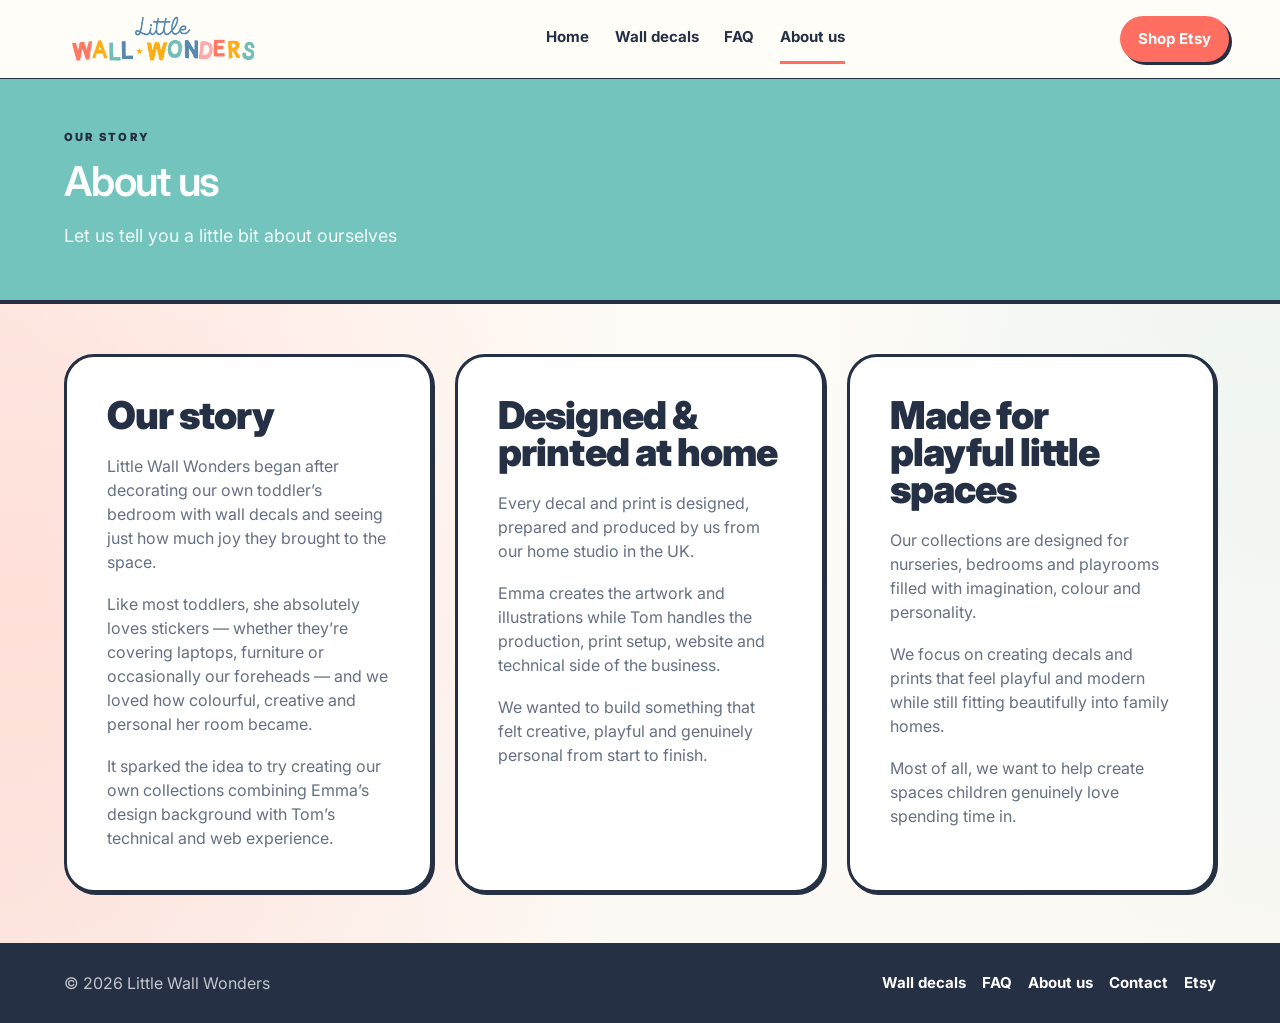
<file: about.html>
<!doctype html>
<html lang="en">
  <head>
    <meta charset="utf-8" />
    <meta name="viewport" content="width=device-width, initial-scale=1" />
    <title>About Us | Little Wall Wonders</title>
    <meta
      name="description"
      content="Meet Little Wall Wonders, a UK family-run wall decal and print shop creating colourful designs for nurseries, bedrooms and playrooms."
    />
    <meta name="robots" content="index,follow,max-image-preview:large" />
    <meta name="theme-color" content="#72c4bd" />
    <link rel="canonical" href="https://littlewallwonders.co.uk/about.html" />
    <link rel="preconnect" href="https://fonts.googleapis.com" />
    <link rel="preconnect" href="https://fonts.gstatic.com" crossorigin />
    <link
      href="https://fonts.googleapis.com/css2?family=Inter:wght@400;500;600;700;800;900&display=swap"
      rel="stylesheet"
    />
    <link rel="stylesheet" href="styles.css" />

    <link rel="icon" type="image/png" href="/favicon/favicon-96x96.png" sizes="96x96" />
    <link rel="icon" type="image/svg+xml" href="/favicon/favicon.svg" />
    <link rel="shortcut icon" href="/favicon/favicon.ico" />
    <link rel="apple-touch-icon" sizes="180x180" href="/favicon/apple-touch-icon.png" />
    <link rel="manifest" href="/favicon/site.webmanifest" />

  </head>
  <body>
    <header class="site-header">
      <a class="brand" href="index.html" aria-label="Little Wall Wonders home">
        <span class="brand-logo" role="img" aria-label="Little Wall Wonders logo"></span>
      </a>
      <nav class="nav" aria-label="Main navigation">
        <a href="index.html">Home</a>
        <a href="wall-decals.html">Wall decals</a>
        <!-- <a class="nav-highlight" href="wall-decals.html">Wall decals</a> -->
        <!-- <a class="nav-highlight" href="prints.html">Prints</a>        -->
        <a href="FAQ.html">FAQ</a>
        <a href="about.html" aria-current="page">About us</a>
      </nav>
      <a class="header-cta" href="https://www.etsy.com/uk/shop/littlewallwondersuk" target="_blank" rel="noreferrer">
        Shop Etsy
      </a>
    </header>

    <main>
      <section class="page-hero about-hero">
        <p class="eyebrow">Our story</p>

        <h1>About us</h1>
        <p>Let us tell you a little bit about ourselves</p>
      </section>


      <section class="section about-grid">

        <article class="about-card">
          <h2>Our story</h2>

          <p>
            Little Wall Wonders began after decorating our own toddler’s bedroom with wall decals and seeing just how much joy they brought to the space.
          </p>

          <p>
            Like most toddlers, she absolutely loves stickers — whether they’re covering laptops, furniture or occasionally our foreheads — and we loved how colourful, creative and personal her room became.
          </p>

          <p>
            It sparked the idea to try creating our own collections combining Emma’s design background with Tom’s technical and web experience.
          </p>
        </article>

        <article class="about-card">
          <h2>Designed & printed at home</h2>

          <p>
            Every decal and print is designed, prepared and produced by us from our home studio in the UK.
          </p>

          <p>
            Emma creates the artwork and illustrations while Tom handles the production, print setup, website and technical side of the business.
          </p>

          <p>
            We wanted to build something that felt creative, playful and genuinely personal from start to finish.
          </p>
        </article>

        <article class="about-card">
          <h2>Made for playful little spaces</h2>

          <p>
            Our collections are designed for nurseries, bedrooms and playrooms filled with imagination, colour and personality.
          </p>

          <p>
            We focus on creating decals and prints that feel playful and modern while still fitting beautifully into family homes.
          </p>

          <p>
            Most of all, we want to help create spaces children genuinely love spending time in.
          </p>
        </article>

      </section>
    </main>

    <footer class="site-footer">
      <p>&copy; <span data-year></span> Little Wall Wonders</p>
      <nav aria-label="Footer navigation">
        <a href="wall-decals.html">Wall decals</a>
        <!-- <a href="prints.html">Prints</a> -->
        <a href="FAQ.html">FAQ</a>
        <a href="about.html">About us</a>
        <a href="contact.html">Contact</a>
        <a href="https://www.etsy.com/uk/shop/littlewallwondersuk" target="_blank" rel="noreferrer">Etsy</a>
      </nav>
    </footer>

    <script src="script.js"></script>
  </body>
</html>
</file>
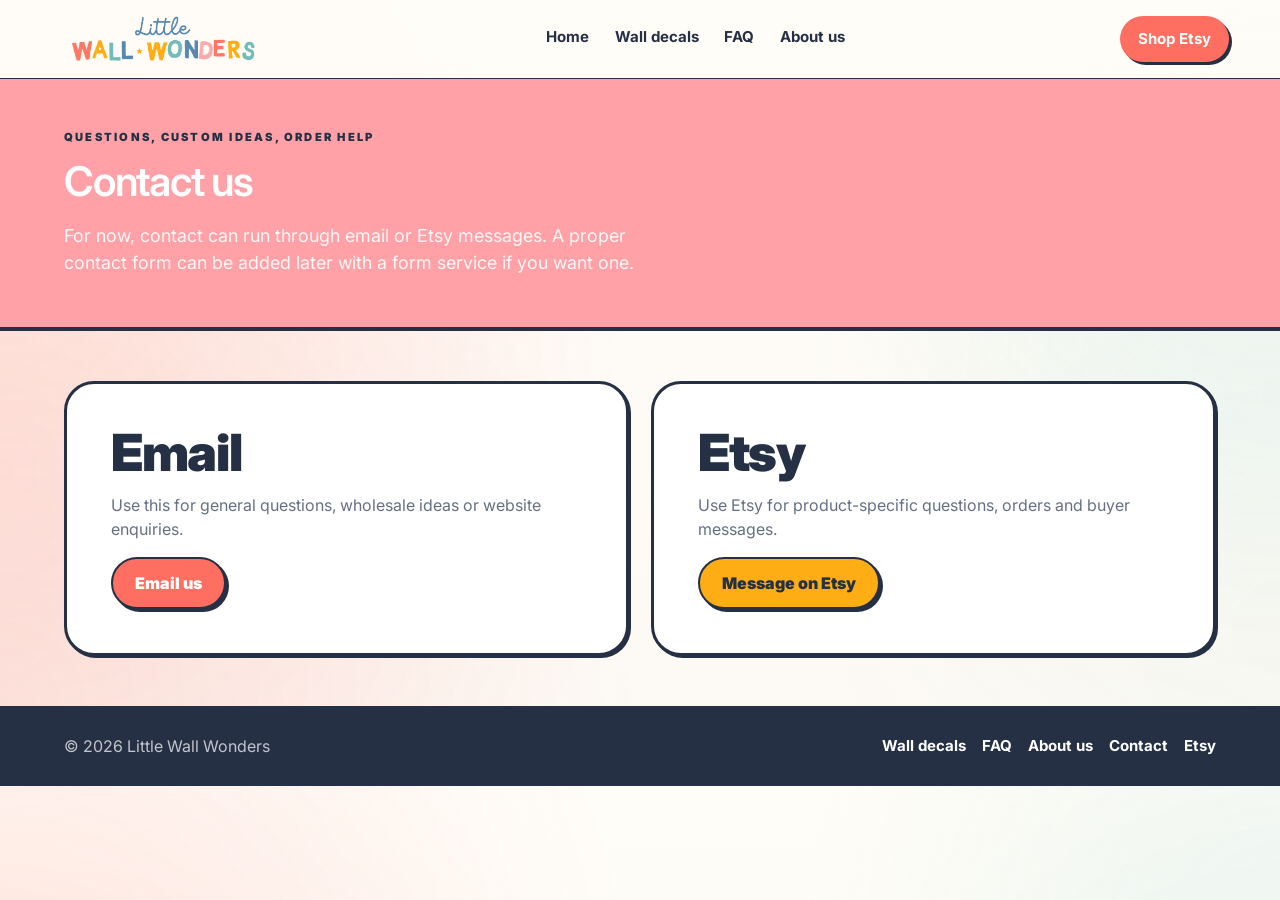
<file: contact.html>
<!doctype html>
<html lang="en">
  <head>
    <meta charset="utf-8" />
    <meta name="viewport" content="width=device-width, initial-scale=1" />
    <title>Contact | Little Wall Wonders</title>
    <meta
      name="description"
      content="Contact Little Wall Wonders about wall decals, prints, orders and custom enquiries."
    />
    <meta name="robots" content="index,follow,max-image-preview:large" />
    <meta name="theme-color" content="#5c8fb8" />
    <link rel="canonical" href="https://littlewallwonders.co.uk/contact.html" />
    <link rel="preconnect" href="https://fonts.googleapis.com" />
    <link rel="preconnect" href="https://fonts.gstatic.com" crossorigin />
    <link
      href="https://fonts.googleapis.com/css2?family=Inter:wght@400;500;600;700;800;900&display=swap"
      rel="stylesheet"
    />
    <link rel="stylesheet" href="styles.css" />


    <link rel="icon" type="image/png" href="/favicon/favicon-96x96.png" sizes="96x96" />
    <link rel="icon" type="image/svg+xml" href="/favicon/favicon.svg" />
    <link rel="shortcut icon" href="/favicon/favicon.ico" />
    <link rel="apple-touch-icon" sizes="180x180" href="/favicon/apple-touch-icon.png" />
    <link rel="manifest" href="/favicon/site.webmanifest" />

  </head>
  <body>
    <header class="site-header">
      <a class="brand" href="index.html" aria-label="Little Wall Wonders home">
        <span class="brand-logo" role="img" aria-label="Little Wall Wonders logo"></span>
      </a>
      <nav class="nav" aria-label="Main navigation">
        <a href="index.html">Home</a>
        <a href="wall-decals.html">Wall decals</a>
        <!-- <a class="nav-highlight" href="wall-decals.html">Wall decals</a> -->
        <!-- <a class="nav-highlight" href="prints.html">Prints</a>        -->
        <a href="FAQ.html">FAQ</a>
        <a href="about.html" >About us</a>
      </nav>
      <a class="header-cta" href="https://www.etsy.com/uk/shop/littlewallwondersuk" target="_blank" rel="noreferrer">
        Shop Etsy
      </a>
    </header>

    <main>
      <section class="page-hero contact-hero">
        <p class="eyebrow">Questions, custom ideas, order help</p>
        <h1>Contact us</h1>
        <p>
          For now, contact can run through email or Etsy messages. A proper contact form can be added later
          with a form service if you want one.
        </p>
      </section>

      <section class="section contact-grid">
        <article>
          <h2>Email</h2>
          <p>Use this for general questions, wholesale ideas or website enquiries.</p>
          <a class="button primary" href="mailto:hello@littlewallwonders.co.uk">Email us</a>
        </article>
        <article>
          <h2>Etsy</h2>
          <p>Use Etsy for product-specific questions, orders and buyer messages.</p>
          <a class="button secondary" href="https://www.etsy.com/uk/shop/littlewallwondersuk" target="_blank" rel="noreferrer">
            Message on Etsy
          </a>
        </article>
      </section>
    </main>

    <footer class="site-footer">
      <p>&copy; <span data-year></span> Little Wall Wonders</p>
      <nav aria-label="Footer navigation">
        <a href="wall-decals.html">Wall decals</a>
        <!-- <a href="prints.html">Prints</a> -->
        <a href="FAQ.html">FAQ</a>
        <a href="about.html">About us</a>
        <a href="contact.html">Contact</a>
        <a href="https://www.etsy.com/uk/shop/littlewallwondersuk" target="_blank" rel="noreferrer">Etsy</a>
      </nav>
    </footer>

    <script src="script.js"></script>
  </body>
</html>
</file>
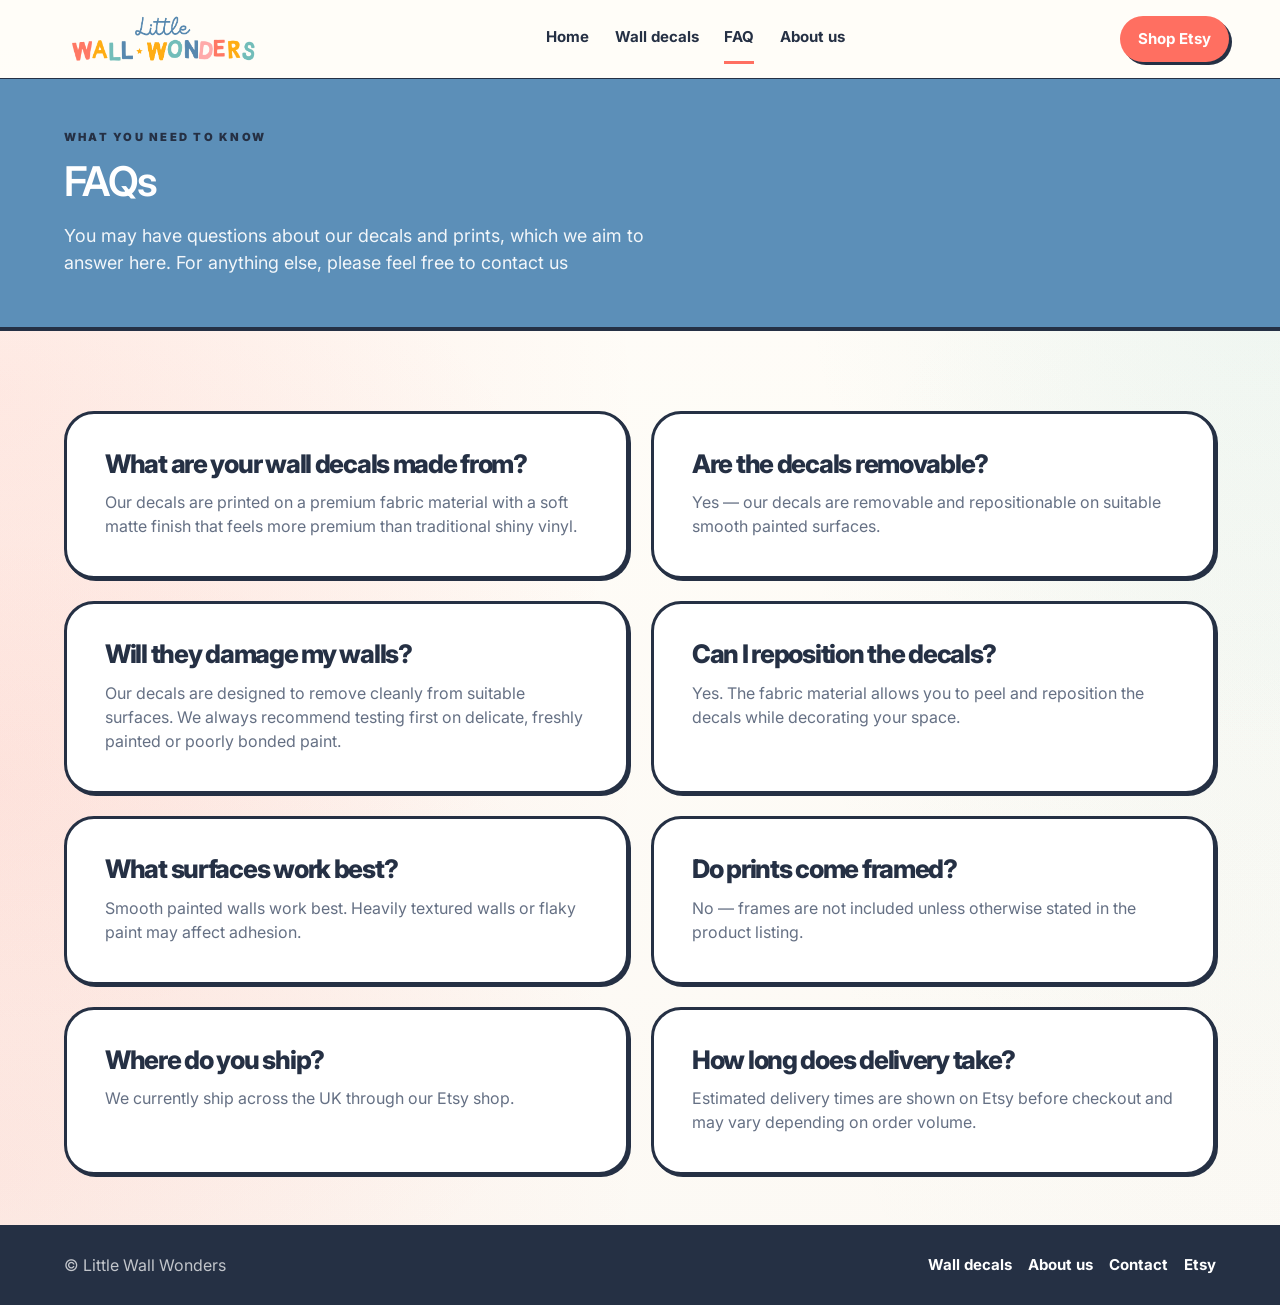
<file: FAQ.html>
<!doctype html>
<html lang="en">
  <head>
    <meta charset="utf-8" />
    <meta name="viewport" content="width=device-width, initial-scale=1" />
    <title>FAQ | Children's Wall Stickers & Fabric Decals | Little Wall Wonders</title>
    <meta
      name="description"
      content="Find answers about Little Wall Wonders children's wall stickers, high-quality fabric wall decals, removable stickers, repositioning, wall safety, prints and shipping."
    />
    <meta name="robots" content="index,follow,max-image-preview:large" />
    <meta name="theme-color" content="#ff6f61" />
    <link rel="canonical" href="https://littlewallwonders.co.uk/FAQ.html" />
    <link rel="preconnect" href="https://fonts.googleapis.com" />
    <link rel="preconnect" href="https://fonts.gstatic.com" crossorigin />
    <link
      href="https://fonts.googleapis.com/css2?family=Inter:wght@400;500;600;700;800;900&display=swap"
      rel="stylesheet"
    />
    <script type="application/ld+json">
      {
        "@context": "https://schema.org",
        "@type": "FAQPage",
        "mainEntity": [
          {
            "@type": "Question",
            "name": "What are your wall decals made from?",
            "acceptedAnswer": {
              "@type": "Answer",
              "text": "Our decals are printed on a premium fabric material with a soft matte finish that feels more premium than traditional shiny vinyl."
            }
          },
          {
            "@type": "Question",
            "name": "Are the decals removable?",
            "acceptedAnswer": {
              "@type": "Answer",
              "text": "Yes, our decals are removable and repositionable on suitable smooth painted surfaces."
            }
          },
          {
            "@type": "Question",
            "name": "Will they damage my walls?",
            "acceptedAnswer": {
              "@type": "Answer",
              "text": "Our decals are designed to remove cleanly from suitable surfaces. We always recommend testing first on delicate, freshly painted or poorly bonded paint."
            }
          },
          {
            "@type": "Question",
            "name": "Can I reposition the decals?",
            "acceptedAnswer": {
              "@type": "Answer",
              "text": "Yes. The fabric material allows you to peel and reposition the decals while decorating your space."
            }
          },
          {
            "@type": "Question",
            "name": "What surfaces work best?",
            "acceptedAnswer": {
              "@type": "Answer",
              "text": "Smooth painted walls work best. Heavily textured walls or flaky paint may affect adhesion."
            }
          },
          {
            "@type": "Question",
            "name": "Do prints come framed?",
            "acceptedAnswer": {
              "@type": "Answer",
              "text": "No, frames are not included unless otherwise stated in the product listing."
            }
          },
          {
            "@type": "Question",
            "name": "Where do you ship?",
            "acceptedAnswer": {
              "@type": "Answer",
              "text": "We currently ship across the UK through our Etsy shop."
            }
          },
          {
            "@type": "Question",
            "name": "How long does delivery take?",
            "acceptedAnswer": {
              "@type": "Answer",
              "text": "Estimated delivery times are shown on Etsy before checkout and may vary depending on order volume."
            }
          }
        ]
      }
    </script>
    <link rel="stylesheet" href="styles.css" />

    <link rel="icon" type="image/png" href="/favicon/favicon-96x96.png" sizes="96x96" />
    <link rel="icon" type="image/svg+xml" href="/favicon/favicon.svg" />
    <link rel="shortcut icon" href="/favicon/favicon.ico" />
    <link rel="apple-touch-icon" sizes="180x180" href="/favicon/apple-touch-icon.png" />
    <link rel="manifest" href="/favicon/site.webmanifest" />

  </head>
  <body>
    <header class="site-header">
      <a class="brand" href="index.html" aria-label="Little Wall Wonders home">
        <span class="brand-logo" role="img" aria-label="Little Wall Wonders logo"></span>
      </a>
      <nav class="nav" aria-label="Main navigation">
        <a href="index.html">Home</a>
        <a href="wall-decals.html">Wall decals</a>
        <!-- <a class="nav-highlight" href="wall-decals.html">Wall decals</a> -->
        <!-- <a class="nav-highlight" href="prints.html" >Prints</a>        -->
        <a href="FAQ.html" aria-current="page">FAQ</a>
        <a href="about.html">About us</a>
        
      </nav>
      <a class="header-cta" href="https://www.etsy.com/uk/shop/littlewallwondersuk" target="_blank" rel="noreferrer">
        Shop Etsy
      </a>

      

    </header>


    <main>
      <section class="page-hero faq-hero">
        <p class="eyebrow">What you need to know</p>
        <h1>FAQs</h1>
        <p>You may have questions about our decals and prints, which we aim to answer here. For anything else, please feel free to contact us</p>
      </section>


      <section class="section faq-section">
        <div class="faq-grid">

          <article class="faq-card">
            <h3>What are your wall decals made from?</h3>
            <p>
              Our decals are printed on a premium fabric material with a soft matte finish that feels more premium than traditional shiny vinyl.
            </p>
          </article>

          <article class="faq-card">
            <h3>Are the decals removable?</h3>
            <p>
              Yes — our decals are removable and repositionable on suitable smooth painted surfaces.
            </p>
          </article>

          <article class="faq-card">
            <h3>Will they damage my walls?</h3>
            <p>
              Our decals are designed to remove cleanly from suitable surfaces. We always recommend testing first on delicate, freshly painted or poorly bonded paint.
            </p>
          </article>

          <article class="faq-card">
            <h3>Can I reposition the decals?</h3>
            <p>
              Yes. The fabric material allows you to peel and reposition the decals while decorating your space.
            </p>
          </article>

          <article class="faq-card">
            <h3>What surfaces work best?</h3>
            <p>
              Smooth painted walls work best. Heavily textured walls or flaky paint may affect adhesion.
            </p>
          </article>

          <article class="faq-card">
            <h3>Do prints come framed?</h3>
            <p>
              No — frames are not included unless otherwise stated in the product listing.
            </p>
          </article>

          <article class="faq-card">
            <h3>Where do you ship?</h3>
            <p>
              We currently ship across the UK through our Etsy shop.
            </p>
          </article>

          <article class="faq-card">
            <h3>How long does delivery take?</h3>
            <p>
              Estimated delivery times are shown on Etsy before checkout and may vary depending on order volume.
            </p>
          </article>

        </div>
      </section>

      
    </main>
  <footer class="site-footer">
      <p>&copy; <span data-year></span> Little Wall Wonders</p>
      <nav aria-label="Footer navigation">
        <a href="wall-decals.html">Wall decals</a>
        <!-- <a href="prints.html">Prints</a> -->
        <a href="about.html">About us</a>
        <a href="contact.html">Contact</a>
        <a href="https://www.etsy.com/uk/shop/littlewallwondersuk" target="_blank" rel="noreferrer">Etsy</a>
      </nav>
    </footer>
</file>
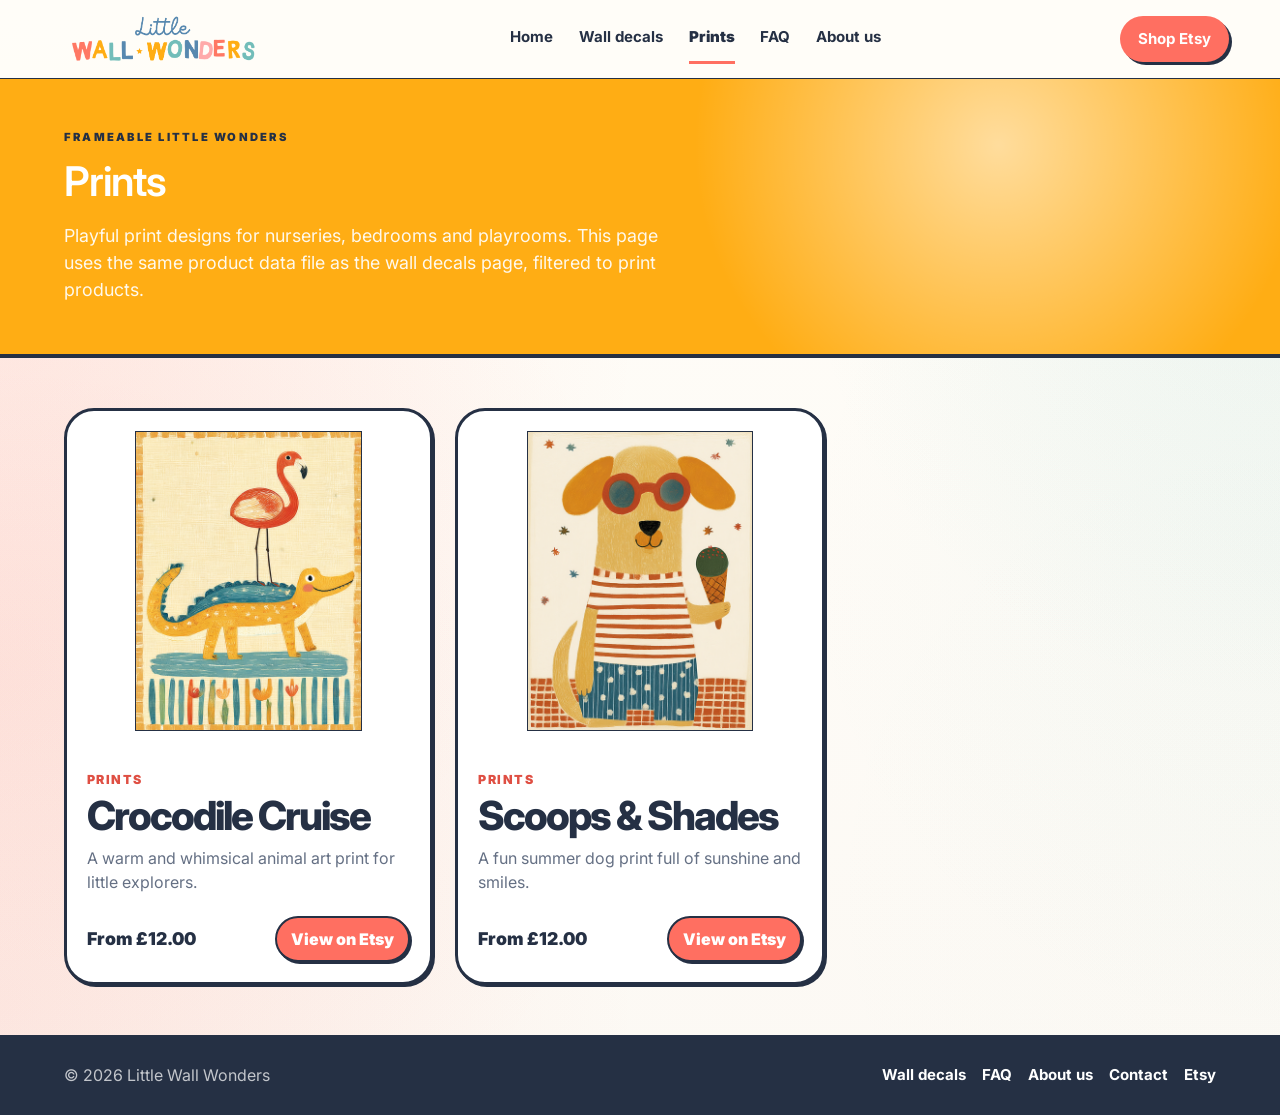
<file: prints.html>
<!doctype html>
<html lang="en">
  <head>
    <meta charset="utf-8" />
    <meta name="viewport" content="width=device-width, initial-scale=1" />
    <title>Children's Nursery Prints UK | Little Wall Wonders</title>
    <meta
      name="description"
      content="Shop playful children's prints from Little Wall Wonders. Bright nursery prints, alphabet art and colourful wall sets for little bedrooms and playrooms."
    />
    <meta name="robots" content="index,follow,max-image-preview:large" />
    <meta name="theme-color" content="#ffad14" />
    <link rel="canonical" href="https://littlewallwonders.co.uk/prints.html" />
    <link rel="preconnect" href="https://fonts.googleapis.com" />
    <link rel="preconnect" href="https://fonts.gstatic.com" crossorigin />
    <link
      href="https://fonts.googleapis.com/css2?family=Inter:wght@400;500;600;700;800;900&display=swap"
      rel="stylesheet"
    />
    <link rel="stylesheet" href="styles.css" />

    <link rel="icon" type="image/png" href="/favicon/favicon-96x96.png" sizes="96x96" />
    <link rel="icon" type="image/svg+xml" href="/favicon/favicon.svg" />
    <link rel="shortcut icon" href="/favicon/favicon.ico" />
    <link rel="apple-touch-icon" sizes="180x180" href="/favicon/apple-touch-icon.png" />
    <link rel="manifest" href="/favicon/site.webmanifest" />

  </head>
  <body>
    <header class="site-header">
      <a class="brand" href="index.html" aria-label="Little Wall Wonders home">
        <span class="brand-logo" role="img" aria-label="Little Wall Wonders logo"></span>
      </a>
      <nav class="nav" aria-label="Main navigation">
        <a href="index.html">Home</a>
        <a href="wall-decals.html">Wall decals</a>
        <!-- <a class="nav-highlight" href="wall-decals.html">Wall decals</a> -->
        <a class="nav-highlight" href="prints.html" aria-current="page">Prints</a>       
        <a href="FAQ.html">FAQ</a>
        <a href="about.html">About us</a>

      </nav>
      <a class="header-cta" href="https://www.etsy.com/uk/shop/littlewallwondersuk" target="_blank" rel="noreferrer">
        Shop Etsy
      </a>
    </header>

    <main>
      <section class="page-hero prints-hero">
        <p class="eyebrow">Frameable little wonders</p>
        <h1>Prints</h1>
        <p>
          Playful print designs for nurseries, bedrooms and playrooms. This page uses the same product data
          file as the wall decals page, filtered to print products.
        </p>
      </section>

      <section class="section">
        <div class="product-grid" data-products data-category="prints"></div>
      </section>
    </main>

    <footer class="site-footer">
      <p>&copy; <span data-year></span> Little Wall Wonders</p>
      <nav aria-label="Footer navigation">
        <a href="wall-decals.html">Wall decals</a>
        <!-- <a href="prints.html">Prints</a> -->
        <a href="FAQ.html">FAQ</a>

        <a href="about.html">About us</a>
        <a href="contact.html">Contact</a>
        <a href="https://www.etsy.com/uk/shop/littlewallwondersuk" target="_blank" rel="noreferrer">Etsy</a>
      </nav>
    </footer>

    <script src="script.js"></script>
  </body>
</html>
</file>
<file: styles.css>
:root {
  --coral: #ff6f61;
  --coral-dark: #df4f43;
  --mustard: #ffad14;
  --teal: #72c4bd;
  --blue: #5c8fb8;
  --pink: #ffa1a7;
  --ink: #253044;
  --muted: #657084;
  --paper: #fcf9f4;
  --sunny: #fff0bf;
  --surface: #ffffff;
  --line: rgba(37, 48, 68, 0.14);
  --shadow: 0 10px 5px rgba(37, 48, 68, 0.16);
  --radius: 30px;
  --main-font: Inter;

}

* {
  box-sizing: border-box;
}

html {
  scroll-behavior: smooth;
}

body {
  background:
    radial-gradient(circle at 0% 30%, rgba(255, 111, 97, 0.1), transparent 40rem),
    radial-gradient(circle at 100% 20%, rgba(114, 196, 189, 0.1), transparent 30rem),
    radial-gradient(circle at 0% 60%, rgba(255, 111, 97, 0.1), transparent 40rem),
    radial-gradient(circle at 100% 50%, rgba(114, 196, 189, 0.05), transparent 30rem), 
    radial-gradient(circle at 0% 90%, rgba(255, 111, 97, 0.1), transparent 40rem),
    radial-gradient(circle at 100% 80%, rgba(114, 196, 189, 0.02), transparent 30rem),    
    linear-gradient(180deg, #fffdf8, var(--paper));
  color: var(--ink);
  font-family: var(--main-font);
  line-height: 1.5;
  margin: 0;
  overflow-x: hidden;
}

a {
  color: inherit;
}

code {
  background: rgba(255, 173, 20, 0.2);
  border-radius: 5px;
  color: var(--ink);
  font-size: 0.92em;
  padding: 0.1em 0.35em;
}

.site-header {
  align-items: center;
  background: rgba(255, 253, 248, 0.94);
  border-bottom: 1px solid var(--ink);
  display: flex;
  gap: 24px;
  justify-content: space-between;
  padding: 10px clamp(18px, 4vw, 58px);
  position: sticky;
  top: 0;
  z-index: 20;
}

.brand {
  align-items: center;
  display: inline-flex;
  flex: 0 0 auto;
  height: 58px;
  text-decoration: none;
  width: 220px;
}


.brand-logo {
  background-image: url("assets/logo/logo.png");
  background-position: center;
  background-repeat: no-repeat;
  background-size: contain;
  height: 100%;
  width: 100%;
}

.nav {
  align-items: center;
  display: flex;
  gap: clamp(12px, 2vw, 28px);
  justify-content: center;
}

.nav a,
.header-cta,
.site-footer a {
  font-size: 0.94rem;
  font-weight: 700;
  text-decoration: none;
}

.nav > a,
.nav-group > a {
  border-bottom: 3px solid transparent;
  color: var(--ink);
  padding: 12px 0;
}

.nav a[aria-current="page"],
.nav a:hover {
  border-color: var(--coral);
}

.nav-group {
  position: relative;
  display: flex;
  align-items: center;  
}

.nav-panel {
  background: var(--surface);
  border: 2px solid var(--ink);
  border-radius: var(--radius);
  box-shadow: 3px 3px 0 var(--ink);
  display: grid;
  gap: 6px;
  left: 50%;
  min-width: 170px;
  opacity: 0;
  padding: 12px;
  pointer-events: none;
  position: absolute;
  top: 100%;
  transform: translate(-50%, 8px);
  transition: opacity 160ms ease, transform 160ms ease;
}

.nav-group:hover .nav-panel,
.nav-group:focus-within .nav-panel {
  opacity: 1;
  pointer-events: auto;
  transform: translate(-50%, 0);
}

.nav-panel a {
  border-radius: 5px;
  padding: 8px 10px;
}

.nav-panel a:hover {
  background: var(--sunny);
}

.header-cta,
.button {
  align-items: center;
  border-radius: 999px;
  display: inline-flex;
  justify-content: center;
  min-height: 46px;
  text-decoration: none;
}

.header-cta {
  background: var(--coral);
  box-shadow: 3px 3px 0 var(--ink);
  color: #fff;
  padding: 10px 18px;
}

.hero,
.page-hero,
.section {
  padding-inline: clamp(18px, 5vw, 76px);
}

.hero {
  display: grid;
  gap: clamp(34px, 6vw, 86px);
  grid-template-columns: minmax(0, 0.92fr) minmax(360px, 1fr);
  min-height: calc(10vh - 90px);
  padding-bottom: clamp(42px, 7vw, 84px);
  padding-top: clamp(52px, 7vw, 92px);
}

.hero-copy {
  align-self: center;
  max-width: 680px;
}

.our-decals {
  align-self: center;
}

.eyebrow {
  color: var(--ink);
  font-size: 0.7rem;
  font-weight: 900;
  letter-spacing: 0.2em;
  margin: 0 0 16px;
  text-transform: uppercase;
}

.product-card.prints img {
  border: 3px solid var(--ink);
}

.image-frame {
  padding: 20px;
  /* background: var(--sunny); */
  display: flex;
  justify-content: center;
  align-items: center;
}

.product-card.prints .image-frame img {
  width: auto;
  max-width: 100%;
  max-height: 300px;

  border: 1px solid var(--ink);
  padding: 0px;
}

.image-frame.wall-decals img {
  width: 100%;
  object-fit: cover;

  /* border: 1px solid var(--ink); */
  border-radius: 10px;
  box-shadow: 0 6px 14px rgba(37, 48, 68, 0.08);

}

/* .image-frame.wall-decals {
  background: var(--sunny);
} */

.image-frame.prints {
  padding: 20px;
  /* background: var(--sunny); */
  display: flex;
  justify-content: center;
  align-items: center;
}

h1,
h2,
h3 {
  line-height: 0.96;
  margin: 0;
}

h1 {
  color: var(--ink);
  font-family: var(--main-font);
  font-size: clamp(1.2rem, 3.2vw, 6.8rem);
  font-weight: 600;
  letter-spacing: -0.03em;
  max-width: 760px;
}

.hero-title {
  font-family: var(--main-font);
  color: var(--ink);
  font-size: clamp(3.2rem, 6.2vw, 6.5rem);
  font-weight: 800;
  letter-spacing: -0.04em;
  line-height: 0.95;
}

h2 {
  font-family: var(--main-font);
  font-size: clamp(2rem, 4vw, 4.7rem);
  font-weight: 900;
  letter-spacing: -0.025em;
}

h3 {
  font-family: var(--main-font);
  font-size: clamp(2rem, 4vw, 2.5rem);
  font-weight: 800;
  letter-spacing: -0.05em;
}

.hero-copy p:not(.eyebrow),
.page-hero p:not(.eyebrow),
.section-heading p,
.product-card p,
.shop-paths p,
.contact-grid p,
.site-footer,
.empty-state {
  color: var(--muted);
}

.hero-copy p:not(.eyebrow),
.page-hero p:not(.eyebrow) {
  font-size: clamp(1.06rem, 1.4vw, 1.25rem);
  margin: 22px 0 0;
  max-width: 620px;
}

.hero-actions {
  display: flex;
  flex-wrap: wrap;
  gap: 14px;
  margin-top: 34px;
}

.button {
  border: 2px solid var(--ink);
  font-weight: 900;
  padding: 12px 22px;
}

.button.primary {
  background: var(--coral);
  box-shadow: 3px 3px 0 var(--ink);
  color: #fff;
}

.button.secondary {
  background: var(--mustard);
  box-shadow: 3px 3px 0 var(--ink);
  color: var(--ink);
}

.hero-stage {
  align-self: center;
  background:
    linear-gradient(90deg, rgba(37, 48, 68, 0.08) 1px, transparent 1px) 0 0 / 36px 36px,
    linear-gradient(#fff2c9, #ffe5e1 62%, #dff4f2);
  border: 3px solid var(--ink);
  border-radius: var(--radius);
  box-shadow: 2px 2px 0 var(--ink);
  min-height: 30px;
  overflow: hidden;
  position: relative;
}

.hero-photo {
  background: var(--paper);
}

.hero-photo img {
  display: block;
  object-fit: cover;
  object-position: center;
  width: 100%;
  min-height: 30px;
}

.blob,
.wall-card,
.rainbow-band,
.print-sun,
.print-star,
.decal-cloud,
.decal-star {
  position: absolute;
}

.blob {
  border-radius: 999px;
  opacity: 0.9;
}

.blob-coral {
  background: var(--coral);
  height: 122px;
  left: 9%;
  top: 12%;
  width: 122px;
}

.blob-mustard {
  background: var(--mustard);
  height: 164px;
  right: -4%;
  top: 18%;
  width: 164px;
}

.blob-teal {
  background: var(--teal);
  bottom: 6%;
  height: 136px;
  left: 34%;
  width: 136px;
}

.wall-card {
  background: #fff;
  border: 3px solid var(--ink);
  border-radius: var(--radius);
  box-shadow: 8px 8px 0 rgba(37, 48, 68, 0.12);
}

.rainbow-card {
  bottom: 16%;
  height: 34%;
  left: 10%;
  width: 34%;
}

.rainbow-band {
  border: 17px solid;
  border-bottom: 0;
  border-radius: 150px 150px 0 0;
  bottom: 26%;
  left: 14%;
}

.rainbow-band:nth-child(1) {
  border-color: var(--coral);
  height: 112px;
  width: 190px;
}

.rainbow-band:nth-child(2) {
  border-color: var(--mustard);
  height: 82px;
  left: 21%;
  width: 142px;
}

.rainbow-band:nth-child(3) {
  border-color: var(--teal);
  height: 54px;
  left: 28%;
  width: 94px;
}

.rainbow-band:nth-child(4) {
  border-color: var(--blue);
  height: 28px;
  left: 35%;
  width: 48px;
}

.print-card {
  height: 46%;
  right: 13%;
  top: 12%;
  transform: rotate(2deg);
  width: 31%;
}

.print-sun {
  background: var(--mustard);
  border-radius: 50%;
  height: 86px;
  left: 22%;
  top: 22%;
  width: 86px;
}

.print-star {
  background: var(--coral);
  clip-path: polygon(50% 0, 61% 34%, 98% 35%, 68% 56%, 79% 91%, 50% 69%, 21% 91%, 32% 56%, 2% 35%, 39% 34%);
  height: 62px;
  right: 18%;
  top: 48%;
  width: 62px;
}

.decal-card {
  bottom: 11%;
  height: 30%;
  right: 28%;
  transform: rotate(-4deg);
  width: 26%;
}

.decal-cloud {
  background: #fff;
  border: 3px solid var(--ink);
  border-radius: 999px;
  box-shadow: 30px -16px 0 6px #fff, 58px 2px 0 -2px #fff;
  height: 34px;
  left: 18%;
  top: 28%;
  width: 88px;
}

.decal-star {
  background: var(--mustard);
  clip-path: polygon(50% 0, 61% 34%, 98% 35%, 68% 56%, 79% 91%, 50% 69%, 21% 91%, 32% 56%, 2% 35%, 39% 34%);
  height: 30px;
  width: 30px;
}

.star-one {
  bottom: 20%;
  left: 18%;
}

.star-two {
  right: 18%;
  top: 16%;
}

.section,
.page-hero {
  padding-bottom: clamp(40px, 8vw, 50px);
  padding-top: clamp(40px, 8vw, 50px);
}

.section-heading {
  align-items: end;
  display: flex;
  gap: 28px;
  justify-content: space-between;
  margin-bottom: 32px;
}

.section-heading p {
  margin: 0;
  max-width: 560px;
}

.product-grid {
  display: grid;
  gap: 22px;
  grid-template-columns: repeat(3, 1fr);
}

.product-card {
  background: var(--surface);
  border: 3px solid var(--ink);
  border-radius: var(--radius);
  box-shadow: 2px 2px 0 var(--ink);
  display: flex;
  flex-direction: column;
  min-width: 0;
  overflow: hidden;
}

.product-card:nth-child(even) {
  box-shadow: 2px 2px 0 var(--ink);
}

.product-card img {
  /* background: var(--sunny); */
  display: block;
  object-fit: cover;
  width: 100%;
  max-height: 300px;

}

.product-body {
  display: flex;
  flex: 1;
  flex-direction: column;
  padding: 20px;
}

.product-kicker {
  color: var(--coral-dark);
  font-size: 0.78rem;
  font-weight: 900;
  letter-spacing: 0.12em;
  text-transform: uppercase;
}

.product-card h3 {
  margin: 8px 0 10px;
}

.product-card p {
  margin: 0;
}

.product-meta {
  align-items: center;
  display: flex;
  gap: 12px;
  justify-content: space-between;
  margin-top: auto;
  padding-top: 22px;
}

.price {
  color: var(--ink);
  font-size: 1.1rem;
  font-weight: 900;
}

.product-link {
  background: var(--coral);
  border: 2px solid var(--ink);
  border-radius: 999px;
  color: #fff;
  font-weight: 900;
  padding: 9px 14px;
  text-decoration: none;
  box-shadow: 2px 2px 0 var(--ink);
}

.shop-paths {
  display: grid;
  gap: 22px;
  grid-template-columns: 1fr 1fr;
}

.shop-paths-heading {
  grid-column: 1 / -1;
  margin-bottom: 8px;
}

.contact-grid,
.decal-benefits {
  display: grid;
  gap: 22px;
}

.contact-grid {
  grid-template-columns: 1fr 1fr;
}

.decal-benefits {
  grid-template-columns: repeat(3, 1fr);
}

.shop-paths article,
.contact-grid article,
.decal-benefits article {
  background: #fff;
  border: 3px solid var(--ink);
  border-radius: var(--radius);
  box-shadow: 2px 2px 0 var(--ink);
  padding: clamp(24px, 4vw, 44px);
}

.shop-paths article:nth-child(3),
.contact-grid article:nth-child(2),
.decal-benefits article:nth-child(2) {
  box-shadow: 2px 2px 0 var(--ink);
}

.page-hero {
  background:
    radial-gradient(circle at 80% 20%, rgba(255, 255, 255, 0.65), transparent 18rem),
    var(--coral);
  border-bottom: 4px solid var(--ink);
  color: #fff;
}

.page-hero h1 {
  color: #fff;
}

.page-hero p:not(.eyebrow) {
  color: rgba(255, 255, 255, 0.92);
}

.page-hero code {
  background: rgba(255, 255, 255, 0.22);
  color: #fff;
}

.prints-hero {
  background:
    radial-gradient(circle at 78% 24%, rgba(255, 255, 255, 0.58), transparent 19rem),
    var(--mustard);
  color: var(--ink);
}


.simple-hero {
  background: var(--coral);
}

.about-hero {
  background: var(--teal);
}

.faq-hero{
  background: var(--blue);

}

.decals-hero {
  background: var(--coral);
}

.contact-hero {
  background: var(--pink);
}

.empty-state {
  background: #fff;
  border: 3px dashed var(--coral);
  border-radius: var(--radius);
  font-weight: 800;
  padding: 24px;
}

.site-footer {
  align-items: center;
  background: var(--ink);
  color: rgba(255, 255, 255, 0.72);
  display: flex;
  gap: 22px;
  justify-content: space-between;
  padding: 28px clamp(18px, 5vw, 76px);
}

.site-footer p {
  margin: 0;
}

.site-footer nav {
  display: flex;
  flex-wrap: wrap;
  gap: 16px;
}

.site-footer a {
  color: #fff;
}

.product-card img.cover {
  object-fit: cover;
}

.product-card img.contain {
  object-fit: contain;
}



.nav a.nav-highlight {
  font-weight: 900;
}


.faq-section {
  padding-top: 80px;
}

.faq-grid {
  display: grid;
  gap: 22px;
  grid-template-columns: repeat(2, 1fr);
}

.faq-card {
  background: var(--surface);
  border: 3px solid var(--ink);
  border-radius: var(--radius);
  box-shadow: 2px 2px 0 var(--ink);
  padding: clamp(24px, 4vw, 38px);
}

.faq-card h3 {
  font-size: clamp(1.5rem, 2vw, 2.2rem);
  margin-bottom: 14px;
}

.faq-card p {
  color: var(--muted);
  margin: 0;
  max-width: 52ch;
}

.hero-about {
  padding-top: 100px;
}

.about-grid {
  display: grid;
  gap: 22px;
  grid-template-columns: repeat(3, 1fr);
}

.about-card {
  background: var(--surface);
  border: 3px solid var(--ink);
  border-radius: var(--radius);
  box-shadow: 2px 2px 0 var(--ink);
  padding: clamp(24px, 4vw, 40px);
}

.about-card h2 {
  font-size: clamp(1.8rem, 3vw, 2.8rem);
  margin-bottom: 20px;
}

.about-card p {
  color: var(--muted);
  margin-top: 0;
  margin-bottom: 18px;
  max-width: 52ch;
}

.about-card p:last-child {
  margin-bottom: 0;
}

@media (max-width: 900px) {
  .about-grid {
    grid-template-columns: 1fr;
  }
}


@media (max-width: 680px) {
  .faq-grid {
    grid-template-columns: 1fr;
  }
}


@media (max-width: 1020px) {
  .site-header {
    align-items: flex-start;
    flex-direction: column;
  }

  .brand {
    width: 200px;
  }

  .nav {
    flex-wrap: wrap;
    justify-content: flex-start;
  }

  .nav-panel {
    display: none;
  }

  .hero,
  .section-heading {
    grid-template-columns: 1fr;
  }

  .hero {
    min-height: auto;
  }

  .hero-stage {
    min-height: 30px;
  }

  .product-grid,
  .decal-benefits {
    grid-template-columns: repeat(2, 1fr);
  }
}

@media (max-width: 680px) {
  .site-header {
    padding: 12px 16px 16px;
  }

  .brand {
    height: 50px;
    width: 178px;
  }

  .nav {
    gap: 10px 16px;
  }

  .header-cta {
    width: 100%;
  }

  h1 {
    font-size: clamp(3rem, 14.4vw, 4.25rem);
  }

  .page-hero h1 {
    font-size: clamp(3.2rem, 14vw, 4rem);
  }

  .hero {
    padding-top: 38px;
  }

  .hero-actions,
  .button {
    width: 100%;
  }

  .hero-stage {
    aspect-ratio: auto;
    box-shadow: 3px 3px 0 var(--ink);
    min-height: 30px;
  }

  .page-hero p:not(.eyebrow) {
    font-size: 1rem;
    max-width: 100%;
    overflow-wrap: anywhere;
  }

  .product-grid,
  .product-card {
    max-width: 100%;
    min-width: 0;
  }

  .product-grid {
    padding-right: 8px;
  }

  .product-card {
    box-shadow: 3px 3px 0 var(--ink);
  }

  .product-card:nth-child(even) {
    box-shadow: 3px 3px 0 var(--ink);
  }

  .product-grid,
  .shop-paths,
  .contact-grid,
  .decal-benefits {
    grid-template-columns: 1fr;
  }

  .site-footer {
    align-items: flex-start;
    flex-direction: column;
  }



}
</file>
